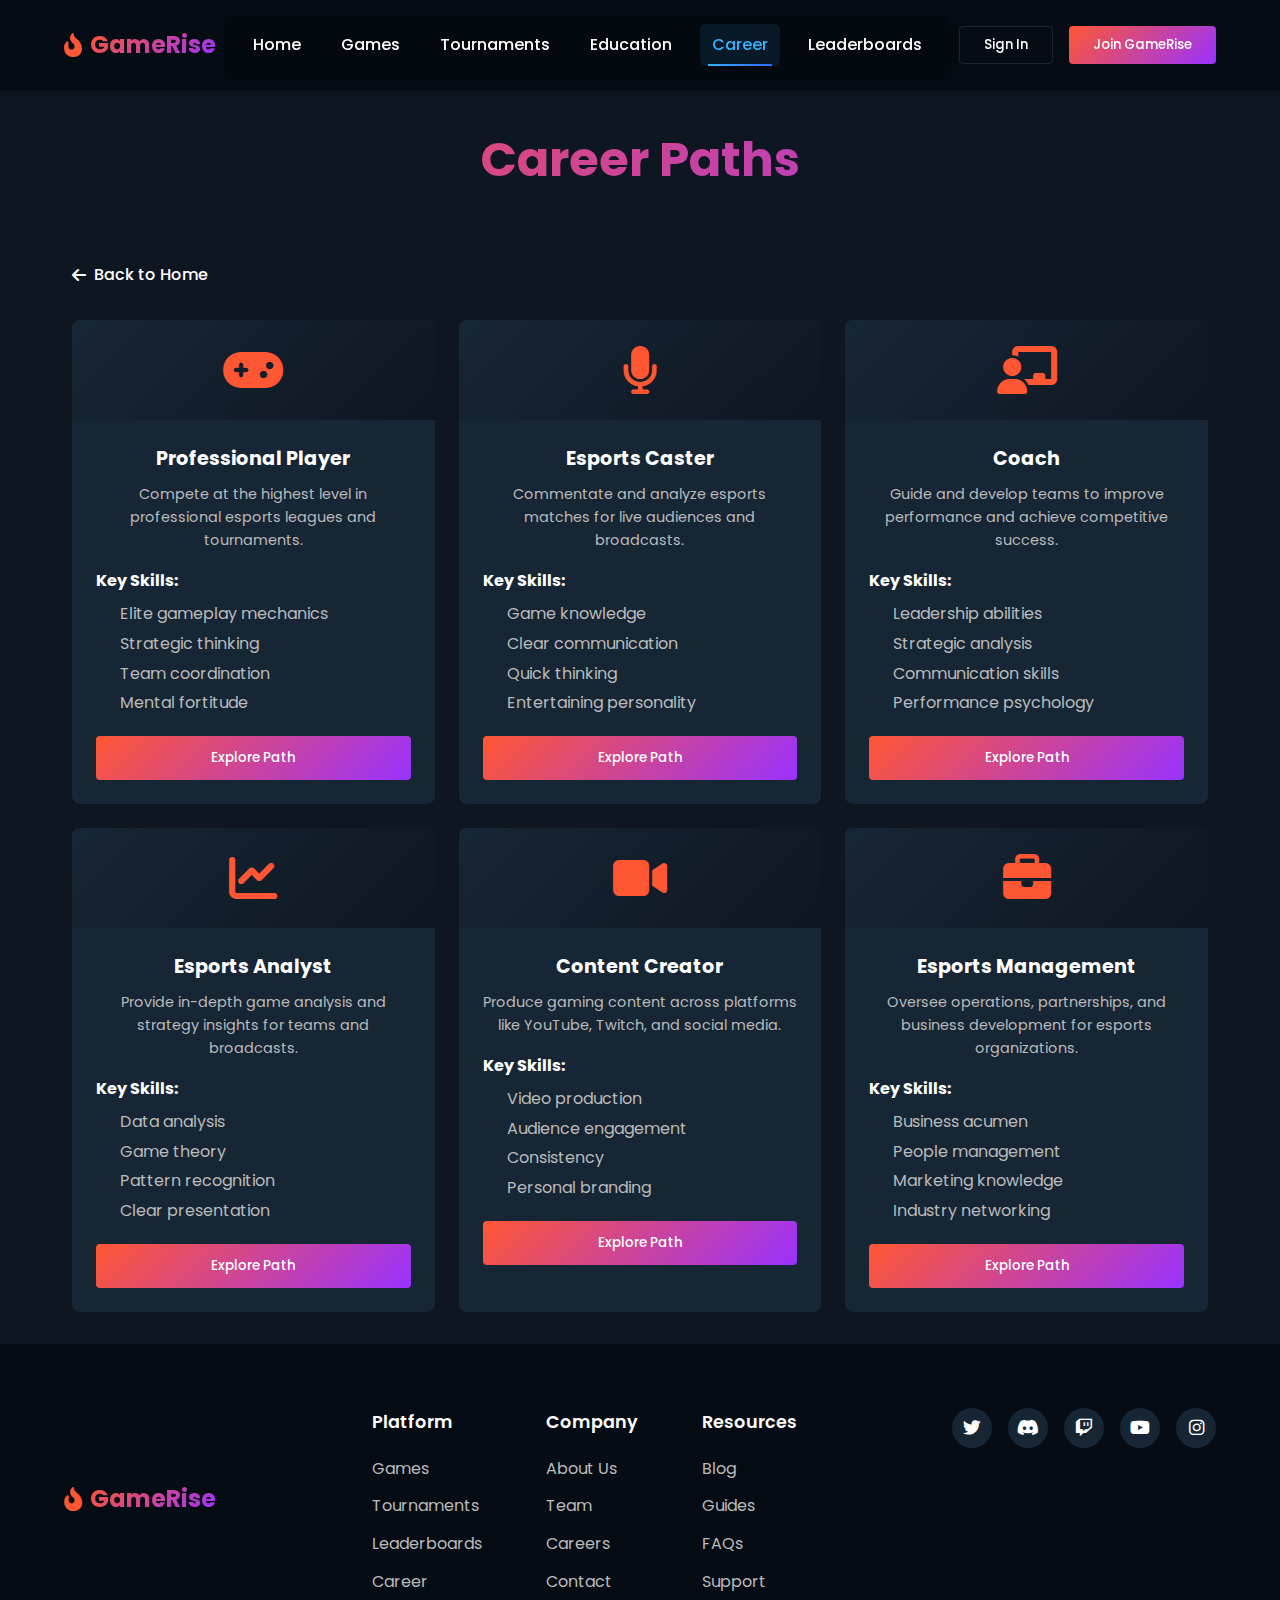
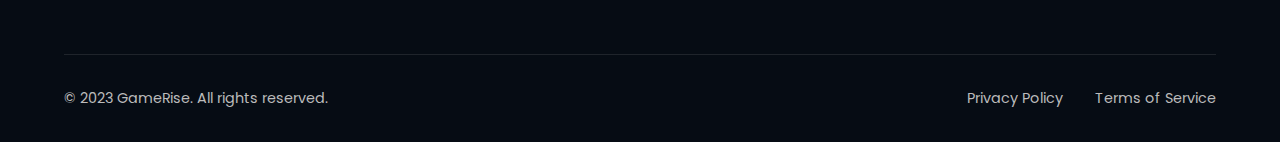
<file: career.html>
<!DOCTYPE html>
<html lang="en">
<head>
    <meta charset="UTF-8">
    <meta name="viewport" content="width=device-width, initial-scale=1.0">
    <title>GameRise: Career Paths</title>
    <link rel="stylesheet" href="styles.css">
    <link rel="stylesheet" href="https://cdnjs.cloudflare.com/ajax/libs/font-awesome/6.4.0/css/all.min.css">
    <link href="https://fonts.googleapis.com/css2?family=Poppins:wght@300;400;500;600;700&display=swap" rel="stylesheet">
    <style>
        .feature-header {
            text-align: center;
            margin: 2rem 0;
            animation: fadeInDown 1s ease;
        }
        
        .feature-header h1 {
            font-size: 3rem;
            background: var(--gradient-primary);
            -webkit-background-clip: text;
            background-clip: text;
            color: transparent;
        }
        
        .feature-content {
            max-width: 1200px;
            margin: 0 auto;
            padding: 2rem;
            animation: fadeIn 1.2s ease;
        }
        
        .back-button {
            display: inline-flex;
            align-items: center;
            margin-bottom: 2rem;
            color: var(--text-color);
            font-weight: 500;
            transition: var(--transition);
        }
        
        .back-button:hover {
            color: var(--primary-color);
        }
        
        .back-button i {
            margin-right: 0.5rem;
        }
        
        .career-grid {
            display: grid;
            grid-template-columns: repeat(auto-fill, minmax(350px, 1fr));
            gap: 1.5rem;
        }
        
        .career-card {
            background-color: var(--light-bg);
            border-radius: 8px;
            overflow: hidden;
            transition: var(--transition);
            height: 100%;
        }
        
        .career-card:hover {
            transform: translateY(-5px);
            box-shadow: 0 10px 20px rgba(0, 0, 0, 0.3);
        }
        
        .career-icon {
            height: 100px;
            display: flex;
            justify-content: center;
            align-items: center;
            background: var(--gradient-dark);
            font-size: 3rem;
            color: var(--primary-color);
        }
        
        .career-info {
            padding: 1.5rem;
        }
        
        .career-info h3 {
            font-size: 1.2rem;
            margin-bottom: 0.5rem;
            text-align: center;
        }
        
        .career-description {
            color: var(--text-muted);
            font-size: 0.9rem;
            margin-bottom: 1rem;
            text-align: center;
        }
        
        .career-details {
            margin-bottom: 1.25rem;
        }
        
        .career-details h4 {
            color: var(--text-color);
            font-size: 1rem;
            margin-bottom: 0.5rem;
        }
        
        .career-details ul {
            padding-left: 1.5rem;
            color: var(--text-muted);
        }
        
        .career-details ul li {
            margin-bottom: 0.25rem;
        }
        
        .explore-btn {
            width: 100%;
            background: var(--gradient-primary);
            color: var(--text-color);
            padding: 0.75rem;
            border-radius: 4px;
            font-weight: 500;
        }
        
        .explore-btn:hover {
            opacity: 0.9;
        }
        
        @keyframes fadeInDown {
            from {
                opacity: 0;
                transform: translateY(-30px);
            }
            to {
                opacity: 1;
                transform: translateY(0);
            }
        }
    </style>
</head>
<body>
    <!-- Header/Navigation -->
    <header>
        <div class="logo">
            <i class="fa-solid fa-fire-flame-curved"></i>
            <h1>GameRise</h1>
        </div>
        <nav>
            <ul>
                <li><a href="index.html">Home</a></li>
                <li><a href="games.html">Games</a></li>
                <li><a href="tournaments.html">Tournaments</a></li>
                <li><a href="education.html">Education</a></li>
                <li><a href="career.html" class="active">Career</a></li>
                <li><a href="leaderboards.html">Leaderboards</a></li>
            </ul>
        </nav>
        <div class="auth-buttons">
            <button class="sign-in">Sign In</button>
            <button class="join">Join GameRise</button>
        </div>
        <div class="menu-toggle">
            <i class="fas fa-bars"></i>
        </div>
    </header>

    <div class="feature-header">
        <h1>Career Paths</h1>
    </div>

    <div class="feature-content">
        <a href="index.html" class="back-button"><i class="fas fa-arrow-left"></i> Back to Home</a>
        
        <div class="career-grid">
            <div class="career-card">
                <div class="career-icon">
                    <i class="fas fa-gamepad"></i>
                </div>
                <div class="career-info">
                    <h3>Professional Player</h3>
                    <p class="career-description">Compete at the highest level in professional esports leagues and tournaments.</p>
                    <div class="career-details">
                        <h4>Key Skills:</h4>
                        <ul>
                            <li>Elite gameplay mechanics</li>
                            <li>Strategic thinking</li>
                            <li>Team coordination</li>
                            <li>Mental fortitude</li>
                        </ul>
                    </div>
                    <button class="explore-btn">Explore Path</button>
                </div>
            </div>
            <div class="career-card">
                <div class="career-icon">
                    <i class="fas fa-microphone"></i>
                </div>
                <div class="career-info">
                    <h3>Esports Caster</h3>
                    <p class="career-description">Commentate and analyze esports matches for live audiences and broadcasts.</p>
                    <div class="career-details">
                        <h4>Key Skills:</h4>
                        <ul>
                            <li>Game knowledge</li>
                            <li>Clear communication</li>
                            <li>Quick thinking</li>
                            <li>Entertaining personality</li>
                        </ul>
                    </div>
                    <button class="explore-btn">Explore Path</button>
                </div>
            </div>
            <div class="career-card">
                <div class="career-icon">
                    <i class="fas fa-chalkboard-teacher"></i>
                </div>
                <div class="career-info">
                    <h3>Coach</h3>
                    <p class="career-description">Guide and develop teams to improve performance and achieve competitive success.</p>
                    <div class="career-details">
                        <h4>Key Skills:</h4>
                        <ul>
                            <li>Leadership abilities</li>
                            <li>Strategic analysis</li>
                            <li>Communication skills</li>
                            <li>Performance psychology</li>
                        </ul>
                    </div>
                    <button class="explore-btn">Explore Path</button>
                </div>
            </div>
            <div class="career-card">
                <div class="career-icon">
                    <i class="fas fa-chart-line"></i>
                </div>
                <div class="career-info">
                    <h3>Esports Analyst</h3>
                    <p class="career-description">Provide in-depth game analysis and strategy insights for teams and broadcasts.</p>
                    <div class="career-details">
                        <h4>Key Skills:</h4>
                        <ul>
                            <li>Data analysis</li>
                            <li>Game theory</li>
                            <li>Pattern recognition</li>
                            <li>Clear presentation</li>
                        </ul>
                    </div>
                    <button class="explore-btn">Explore Path</button>
                </div>
            </div>
            <div class="career-card">
                <div class="career-icon">
                    <i class="fas fa-video"></i>
                </div>
                <div class="career-info">
                    <h3>Content Creator</h3>
                    <p class="career-description">Produce gaming content across platforms like YouTube, Twitch, and social media.</p>
                    <div class="career-details">
                        <h4>Key Skills:</h4>
                        <ul>
                            <li>Video production</li>
                            <li>Audience engagement</li>
                            <li>Consistency</li>
                            <li>Personal branding</li>
                        </ul>
                    </div>
                    <button class="explore-btn">Explore Path</button>
                </div>
            </div>
            <div class="career-card">
                <div class="career-icon">
                    <i class="fas fa-briefcase"></i>
                </div>
                <div class="career-info">
                    <h3>Esports Management</h3>
                    <p class="career-description">Oversee operations, partnerships, and business development for esports organizations.</p>
                    <div class="career-details">
                        <h4>Key Skills:</h4>
                        <ul>
                            <li>Business acumen</li>
                            <li>People management</li>
                            <li>Marketing knowledge</li>
                            <li>Industry networking</li>
                        </ul>
                    </div>
                    <button class="explore-btn">Explore Path</button>
                </div>
            </div>
        </div>
    </div>

    <!-- Footer -->
    <footer>
        <div class="footer-content">
            <div class="footer-logo">
                <i class="fa-solid fa-fire-flame-curved"></i>
                <h2>GameRise</h2>
            </div>
            <div class="footer-links">
                <div class="link-group">
                    <h3>Platform</h3>
                    <ul>
                        <li><a href="games.html">Games</a></li>
                        <li><a href="tournaments.html">Tournaments</a></li>
                        <li><a href="leaderboards.html">Leaderboards</a></li>
                        <li><a href="career.html">Career</a></li>
                    </ul>
                </div>
                <div class="link-group">
                    <h3>Company</h3>
                    <ul>
                        <li><a href="#about">About Us</a></li>
                        <li><a href="#team">Team</a></li>
                        <li><a href="#careers">Careers</a></li>
                        <li><a href="#contact">Contact</a></li>
                    </ul>
                </div>
                <div class="link-group">
                    <h3>Resources</h3>
                    <ul>
                        <li><a href="#blog">Blog</a></li>
                        <li><a href="#guides">Guides</a></li>
                        <li><a href="#faqs">FAQs</a></li>
                        <li><a href="#support">Support</a></li>
                    </ul>
                </div>
            </div>
            <div class="footer-social">
                <a href="#"><i class="fab fa-twitter"></i></a>
                <a href="#"><i class="fab fa-discord"></i></a>
                <a href="#"><i class="fab fa-twitch"></i></a>
                <a href="#"><i class="fab fa-youtube"></i></a>
                <a href="#"><i class="fab fa-instagram"></i></a>
            </div>
        </div>
        <div class="footer-bottom">
            <p>© 2023 GameRise. All rights reserved.</p>
            <div class="footer-legal">
                <a href="#privacy">Privacy Policy</a>
                <a href="#terms">Terms of Service</a>
            </div>
        </div>
    </footer>

    <script src="script.js"></script>
</body>
</html>
</file>
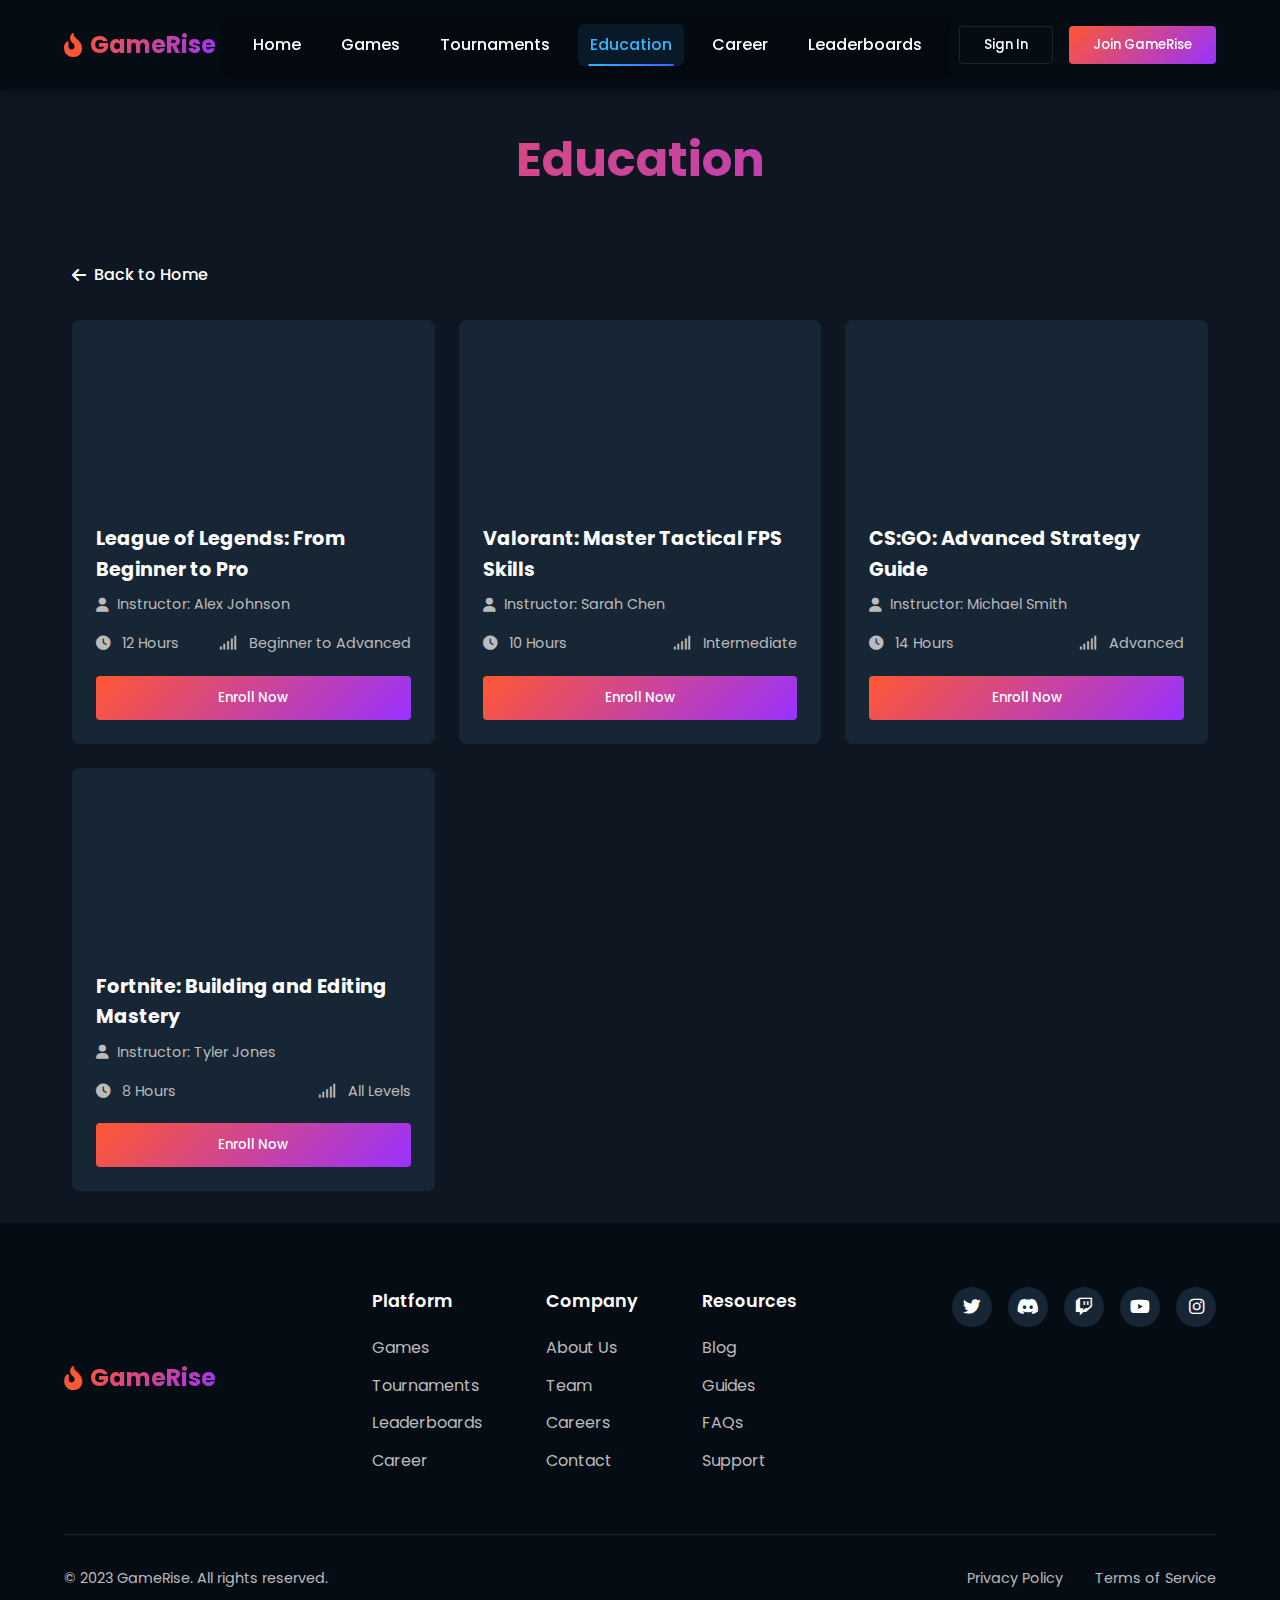
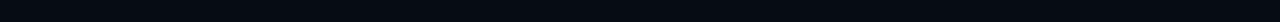
<file: education.html>
<!DOCTYPE html>
<html lang="en">
<head>
    <meta charset="UTF-8">
    <meta name="viewport" content="width=device-width, initial-scale=1.0">
    <title>GameRise: Education</title>
    <link rel="stylesheet" href="styles.css">
    <link rel="stylesheet" href="https://cdnjs.cloudflare.com/ajax/libs/font-awesome/6.4.0/css/all.min.css">
    <link href="https://fonts.googleapis.com/css2?family=Poppins:wght@300;400;500;600;700&display=swap" rel="stylesheet">
    <style>
        .feature-header {
            text-align: center;
            margin: 2rem 0;
            animation: fadeInDown 1s ease;
        }

        .feature-header h1 {
            font-size: 3rem;
            background: var(--gradient-primary);
            -webkit-background-clip: text;
            background-clip: text;
            color: transparent;
        }

        .feature-content {
            max-width: 1200px;
            margin: 0 auto;
            padding: 2rem;
            animation: fadeIn 1.2s ease;
        }

        .back-button {
            display: inline-flex;
            align-items: center;
            margin-bottom: 2rem;
            color: var(--text-color);
            font-weight: 500;
            transition: var(--transition);
        }

        .back-button:hover {
            color: var(--primary-color);
        }

        .back-button i {
            margin-right: 0.5rem;
        }

        .course-grid {
            display: grid;
            grid-template-columns: repeat(auto-fill, minmax(350px, 1fr));
            gap: 1.5rem;
        }

        .course-card {
            background-color: var(--light-bg);
            border-radius: 8px;
            overflow: hidden;
            transition: var(--transition);
        }

        .course-card:hover {
            transform: translateY(-5px);
            box-shadow: 0 10px 20px rgba(0, 0, 0, 0.3);
        }

        .course-image {
            height: 180px;
            background-size: cover;
            background-position: center;
            position: relative;
        }

        .course-info {
            padding: 1.5rem;
        }

        .course-info h3 {
            font-size: 1.2rem;
            margin-bottom: 0.5rem;
        }

        .instructor {
            color: var(--text-muted);
            font-size: 0.9rem;
            margin-bottom: 1rem;
            display: flex;
            align-items: center;
        }

        .instructor i {
            margin-right: 0.5rem;
        }

        .course-details {
            display: flex;
            justify-content: space-between;
            margin-bottom: 1.25rem;
            color: var(--text-muted);
            font-size: 0.9rem;
        }

        .course-details i {
            margin-right: 0.5rem;
        }

        .enroll-btn {
            width: 100%;
            background: var(--gradient-primary);
            color: var(--text-color);
            padding: 0.75rem;
            border-radius: 4px;
            font-weight: 500;
        }

        .enroll-btn:hover {
            opacity: 0.9;
        }

        @keyframes fadeInDown {
            from {
                opacity: 0;
                transform: translateY(-30px);
            }
            to {
                opacity: 1;
                transform: translateY(0);
            }
        }
    </style>
</head>
<body>
    <!-- Header/Navigation -->
    <header>
        <div class="logo">
            <i class="fa-solid fa-fire-flame-curved"></i>
            <h1>GameRise</h1>
        </div>
        <nav>
            <ul>
                <li><a href="index.html">Home</a></li>
                <li><a href="games.html">Games</a></li>
                <li><a href="tournaments.html">Tournaments</a></li>
                <li><a href="education.html" class="active">Education</a></li>
                <li><a href="career.html">Career</a></li>
                <li><a href="leaderboards.html">Leaderboards</a></li>
            </ul>
        </nav>
        <div class="auth-buttons">
            <button class="sign-in">Sign In</button>
            <button class="join">Join GameRise</button>
        </div>
        <div class="menu-toggle">
            <i class="fas fa-bars"></i>
        </div>
    </header>

    <div class="feature-header">
        <h1>Education</h1>
    </div>

    <div class="feature-content">
        <a href="index.html" class="back-button"><i class="fas fa-arrow-left"></i> Back to Home</a>

        <div class="course-grid">
            <div class="course-card">
                <div class="course-image" style="background-image: url('https://images.unsplash.com/photo-1542751371-adc38448a05e?ixlib=rb-4.0.3&ixid=M3wxMjA3fDB8MHxwaG90by1wYWdlfHx8fGVufDB8fHx8fA%3D%3D&auto=format&fit=crop&w=1470&q=80');">
                </div>
                <div class="course-info">
                    <h3>League of Legends: From Beginner to Pro</h3>
                    <p class="instructor"><i class="fas fa-user"></i> Instructor: Alex Johnson</p>
                    <div class="course-details">
                        <span><i class="fas fa-clock"></i> 12 Hours</span>
                        <span><i class="fas fa-signal"></i> Beginner to Advanced</span>
                    </div>
                    <button class="enroll-btn">Enroll Now</button>
                </div>
            </div>
            <div class="course-card">
                <div class="course-image" style="background-image: url('https://images.unsplash.com/photo-1518124880777-cf8c82231ffb?ixlib=rb-4.0.3&ixid=M3wxMjA3fDB8MHxwaG90by1wYWdlfHx8fGVufDB8fHx8fA%3D%3D&auto=format&fit=crop&w=1528&q=80');">
                </div>
                <div class="course-info">
                    <h3>Valorant: Master Tactical FPS Skills</h3>
                    <p class="instructor"><i class="fas fa-user"></i> Instructor: Sarah Chen</p>
                    <div class="course-details">
                        <span><i class="fas fa-clock"></i> 10 Hours</span>
                        <span><i class="fas fa-signal"></i> Intermediate</span>
                    </div>
                    <button class="enroll-btn">Enroll Now</button>
                </div>
            </div>
            <div class="course-card">
                <div class="course-image" style="background-image: url('https://images.unsplash.com/photo-1550745165-9bc0b252726f?ixlib=rb-4.0.3&ixid=M3wxMjA3fDB8MHxwaG90by1wYWdlfHx8fGVufDB8fHx8fA%3D%3D&auto=format&fit=crop&w=1470&q=80');">
                </div>
                <div class="course-info">
                    <h3>CS:GO: Advanced Strategy Guide</h3>
                    <p class="instructor"><i class="fas fa-user"></i> Instructor: Michael Smith</p>
                    <div class="course-details">
                        <span><i class="fas fa-clock"></i> 14 Hours</span>
                        <span><i class="fas fa-signal"></i> Advanced</span>
                    </div>
                    <button class="enroll-btn">Enroll Now</button>
                </div>
            </div>
            <div class="course-card">
                <div class="course-image" style="background-image: url('https://images.unsplash.com/photo-1511512578047-dfb367046420?ixlib=rb-4.0.3&ixid=M3wxMjA3fDB8MHxwaG90by1wYWdlfHx8fGVufDB8fHx8fA%3D%3D&auto=format&fit=crop&w=1471&q=80');">
                </div>
                <div class="course-info">
                    <h3>Fortnite: Building and Editing Mastery</h3>
                    <p class="instructor"><i class="fas fa-user"></i> Instructor: Tyler Jones</p>
                    <div class="course-details">
                        <span><i class="fas fa-clock"></i> 8 Hours</span>
                        <span><i class="fas fa-signal"></i> All Levels</span>
                    </div>
                    <button class="enroll-btn">Enroll Now</button>
                </div>
            </div>
        </div>
    </div>

    <!-- Footer -->
    <footer>
        <div class="footer-content">
            <div class="footer-logo">
                <i class="fa-solid fa-fire-flame-curved"></i>
                <h2>GameRise</h2>
            </div>
            <div class="footer-links">
                <div class="link-group">
                    <h3>Platform</h3>
                    <ul>
                        <li><a href="games.html">Games</a></li>
                        <li><a href="tournaments.html">Tournaments</a></li>
                        <li><a href="leaderboards.html">Leaderboards</a></li>
                        <li><a href="career.html">Career</a></li>
                    </ul>
                </div>
                <div class="link-group">
                    <h3>Company</h3>
                    <ul>
                        <li><a href="#about">About Us</a></li>
                        <li><a href="#team">Team</a></li>
                        <li><a href="#careers">Careers</a></li>
                        <li><a href="#contact">Contact</a></li>
                    </ul>
                </div>
                <div class="link-group">
                    <h3>Resources</h3>
                    <ul>
                        <li><a href="#blog">Blog</a></li>
                        <li><a href="#guides">Guides</a></li>
                        <li><a href="#faqs">FAQs</a></li>
                        <li><a href="#support">Support</a></li>
                    </ul>
                </div>
            </div>
            <div class="footer-social">
                <a href="#"><i class="fab fa-twitter"></i></a>
                <a href="#"><i class="fab fa-discord"></i></a>
                <a href="#"><i class="fab fa-twitch"></i></a>
                <a href="#"><i class="fab fa-youtube"></i></a>
                <a href="#"><i class="fab fa-instagram"></i></a>
            </div>
        </div>
        <div class="footer-bottom">
            <p>© 2023 GameRise. All rights reserved.</p>
            <div class="footer-legal">
                <a href="#privacy">Privacy Policy</a>
                <a href="#terms">Terms of Service</a>
            </div>
        </div>
    </footer>

    <script src="script.js"></script>
</body>
</html>
</file>
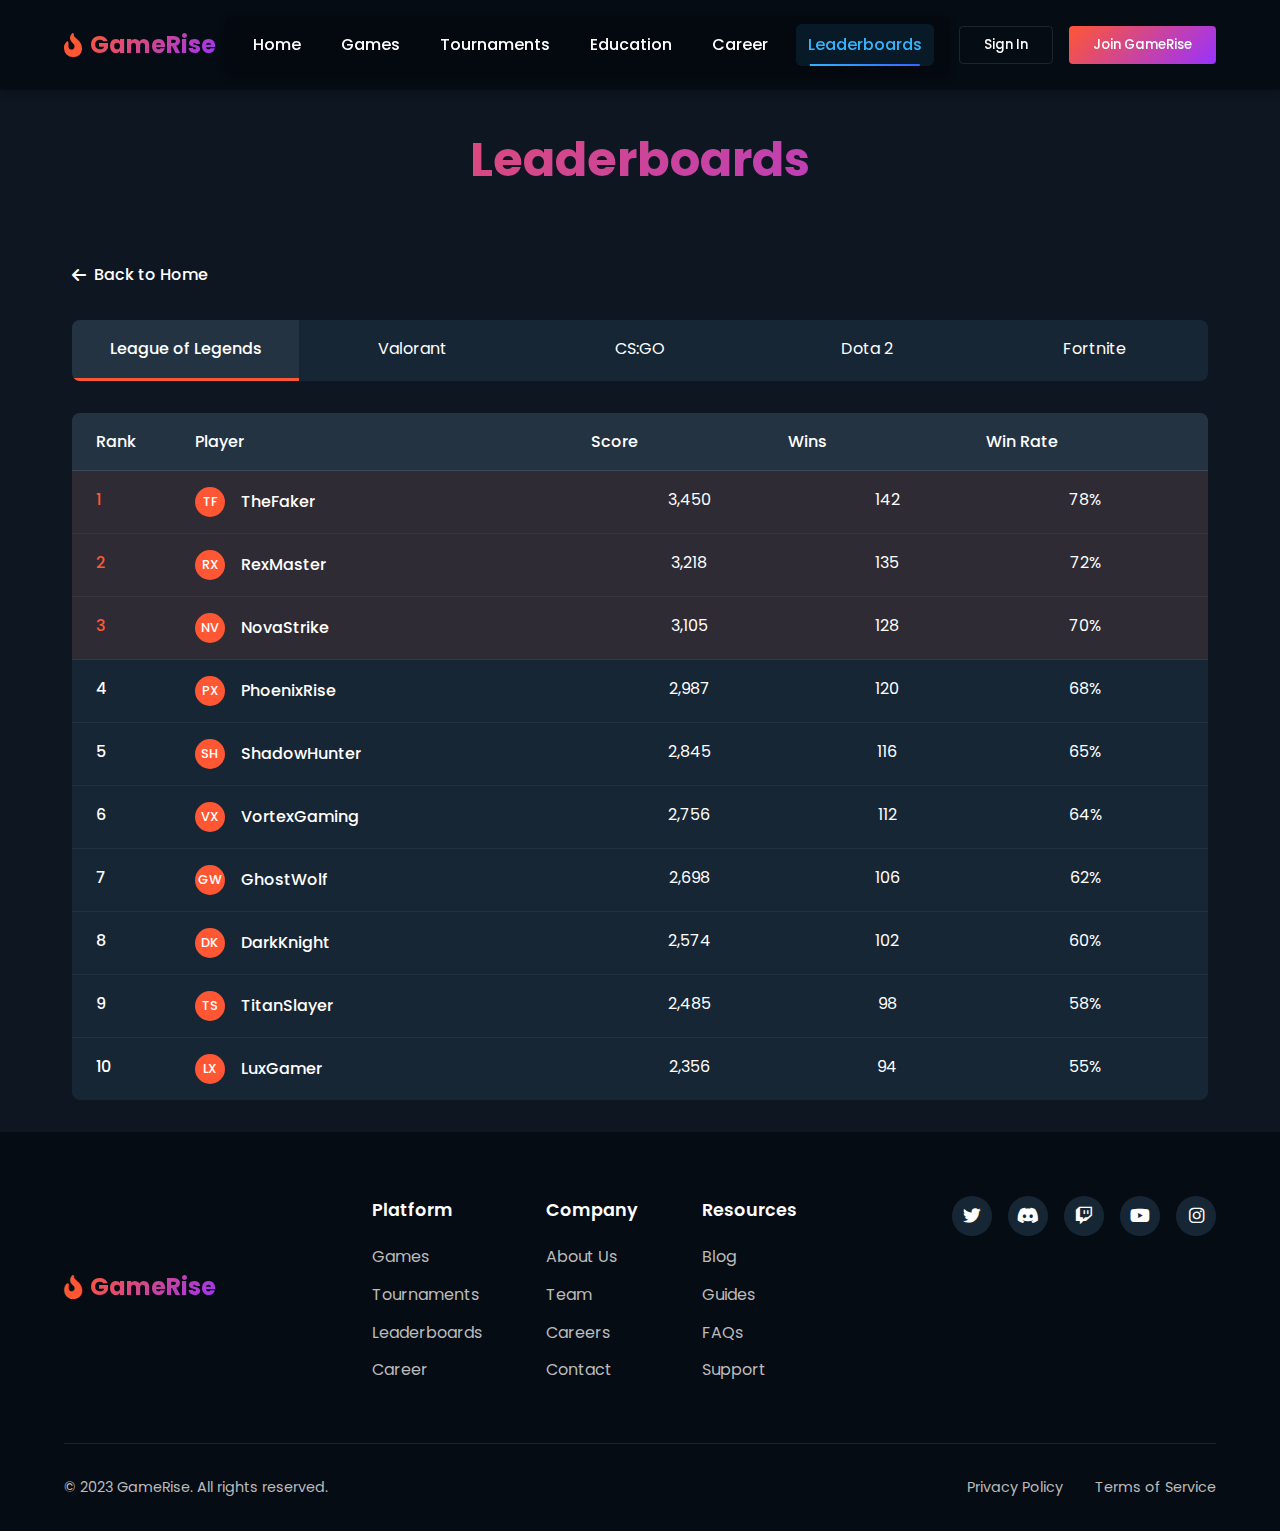
<file: leaderboards.html>
<!DOCTYPE html>
<html lang="en">
<head>
    <meta charset="UTF-8">
    <meta name="viewport" content="width=device-width, initial-scale=1.0">
    <title>GameRise: Leaderboards</title>
    <link rel="stylesheet" href="styles.css">
    <link rel="stylesheet" href="https://cdnjs.cloudflare.com/ajax/libs/font-awesome/6.4.0/css/all.min.css">
    <link href="https://fonts.googleapis.com/css2?family=Poppins:wght@300;400;500;600;700&display=swap" rel="stylesheet">
    <style>
        .feature-header {
            text-align: center;
            margin: 2rem 0;
            animation: fadeInDown 1s ease;
        }
        
        .feature-header h1 {
            font-size: 3rem;
            background: var(--gradient-primary);
            -webkit-background-clip: text;
            background-clip: text;
            color: transparent;
        }
        
        .feature-content {
            max-width: 1200px;
            margin: 0 auto;
            padding: 2rem;
            animation: fadeIn 1.2s ease;
        }
        
        .back-button {
            display: inline-flex;
            align-items: center;
            margin-bottom: 2rem;
            color: var(--text-color);
            font-weight: 500;
            transition: var(--transition);
        }
        
        .back-button:hover {
            color: var(--primary-color);
        }
        
        .back-button i {
            margin-right: 0.5rem;
        }
        
        .leaderboard-tabs {
            display: flex;
            background-color: var(--light-bg);
            border-radius: 8px;
            margin-bottom: 2rem;
            overflow: hidden;
        }
        
        .tab {
            padding: 1rem 2rem;
            flex: 1;
            text-align: center;
            cursor: pointer;
            transition: var(--transition);
            border-bottom: 3px solid transparent;
        }
        
        .tab.active {
            background-color: var(--lighter-bg);
            border-bottom: 3px solid var(--primary-color);
            font-weight: 500;
        }
        
        .tab:hover:not(.active) {
            background-color: rgba(255, 255, 255, 0.05);
        }
        
        .leaderboard {
            background-color: var(--light-bg);
            border-radius: 8px;
            overflow: hidden;
        }
        
        .leaderboard-header {
            display: grid;
            grid-template-columns: 0.5fr 2fr 1fr 1fr 1fr;
            padding: 1rem 1.5rem;
            font-weight: 500;
            border-bottom: 1px solid rgba(255, 255, 255, 0.1);
            background-color: var(--lighter-bg);
        }
        
        .leaderboard-row {
            display: grid;
            grid-template-columns: 0.5fr 2fr 1fr 1fr 1fr;
            padding: 1rem 1.5rem;
            border-bottom: 1px solid rgba(255, 255, 255, 0.05);
            transition: var(--transition);
        }
        
        .leaderboard-row:hover {
            background-color: rgba(255, 255, 255, 0.05);
        }
        
        .leaderboard-row:last-child {
            border-bottom: none;
        }
        
        .rank {
            font-weight: 500;
        }
        
        .player {
            display: flex;
            align-items: center;
        }
        
        .player-avatar {
            width: 30px;
            height: 30px;
            border-radius: 50%;
            margin-right: 1rem;
            background-color: var(--primary-color);
            display: flex;
            justify-content: center;
            align-items: center;
            font-weight: 500;
            font-size: 0.8rem;
        }
        
        .player-name {
            font-weight: 500;
        }
        
        .score, .wins, .win-rate {
            text-align: center;
        }
        
        .top-player {
            background-color: rgba(255, 87, 51, 0.1);
        }
        
        .top-player .rank {
            color: var(--primary-color);
        }
        
        @keyframes fadeInDown {
            from {
                opacity: 0;
                transform: translateY(-30px);
            }
            to {
                opacity: 1;
                transform: translateY(0);
            }
        }
    </style>
</head>
<body>
    <!-- Header/Navigation -->
    <header>
        <div class="logo">
            <i class="fa-solid fa-fire-flame-curved"></i>
            <h1>GameRise</h1>
        </div>
        <nav>
            <ul>
                <li><a href="index.html">Home</a></li>
                <li><a href="games.html">Games</a></li>
                <li><a href="tournaments.html">Tournaments</a></li>
                <li><a href="education.html">Education</a></li>
                <li><a href="career.html">Career</a></li>
                <li><a href="leaderboards.html" class="active">Leaderboards</a></li>
            </ul>
        </nav>
        <div class="auth-buttons">
            <button class="sign-in">Sign In</button>
            <button class="join">Join GameRise</button>
        </div>
        <div class="menu-toggle">
            <i class="fas fa-bars"></i>
        </div>
    </header>

    <div class="feature-header">
        <h1>Leaderboards</h1>
    </div>

    <div class="feature-content">
        <a href="index.html" class="back-button"><i class="fas fa-arrow-left"></i> Back to Home</a>
        
        <div class="leaderboard-tabs">
            <div class="tab active">League of Legends</div>
            <div class="tab">Valorant</div>
            <div class="tab">CS:GO</div>
            <div class="tab">Dota 2</div>
            <div class="tab">Fortnite</div>
        </div>
        
        <div class="leaderboard">
            <div class="leaderboard-header">
                <div>Rank</div>
                <div>Player</div>
                <div>Score</div>
                <div>Wins</div>
                <div>Win Rate</div>
            </div>
            <div class="leaderboard-row top-player">
                <div class="rank">1</div>
                <div class="player">
                    <div class="player-avatar">TF</div>
                    <div class="player-name">TheFaker</div>
                </div>
                <div class="score">3,450</div>
                <div class="wins">142</div>
                <div class="win-rate">78%</div>
            </div>
            <div class="leaderboard-row top-player">
                <div class="rank">2</div>
                <div class="player">
                    <div class="player-avatar">RX</div>
                    <div class="player-name">RexMaster</div>
                </div>
                <div class="score">3,218</div>
                <div class="wins">135</div>
                <div class="win-rate">72%</div>
            </div>
            <div class="leaderboard-row top-player">
                <div class="rank">3</div>
                <div class="player">
                    <div class="player-avatar">NV</div>
                    <div class="player-name">NovaStrike</div>
                </div>
                <div class="score">3,105</div>
                <div class="wins">128</div>
                <div class="win-rate">70%</div>
            </div>
            <div class="leaderboard-row">
                <div class="rank">4</div>
                <div class="player">
                    <div class="player-avatar">PX</div>
                    <div class="player-name">PhoenixRise</div>
                </div>
                <div class="score">2,987</div>
                <div class="wins">120</div>
                <div class="win-rate">68%</div>
            </div>
            <div class="leaderboard-row">
                <div class="rank">5</div>
                <div class="player">
                    <div class="player-avatar">SH</div>
                    <div class="player-name">ShadowHunter</div>
                </div>
                <div class="score">2,845</div>
                <div class="wins">116</div>
                <div class="win-rate">65%</div>
            </div>
            <div class="leaderboard-row">
                <div class="rank">6</div>
                <div class="player">
                    <div class="player-avatar">VX</div>
                    <div class="player-name">VortexGaming</div>
                </div>
                <div class="score">2,756</div>
                <div class="wins">112</div>
                <div class="win-rate">64%</div>
            </div>
            <div class="leaderboard-row">
                <div class="rank">7</div>
                <div class="player">
                    <div class="player-avatar">GW</div>
                    <div class="player-name">GhostWolf</div>
                </div>
                <div class="score">2,698</div>
                <div class="wins">106</div>
                <div class="win-rate">62%</div>
            </div>
            <div class="leaderboard-row">
                <div class="rank">8</div>
                <div class="player">
                    <div class="player-avatar">DK</div>
                    <div class="player-name">DarkKnight</div>
                </div>
                <div class="score">2,574</div>
                <div class="wins">102</div>
                <div class="win-rate">60%</div>
            </div>
            <div class="leaderboard-row">
                <div class="rank">9</div>
                <div class="player">
                    <div class="player-avatar">TS</div>
                    <div class="player-name">TitanSlayer</div>
                </div>
                <div class="score">2,485</div>
                <div class="wins">98</div>
                <div class="win-rate">58%</div>
            </div>
            <div class="leaderboard-row">
                <div class="rank">10</div>
                <div class="player">
                    <div class="player-avatar">LX</div>
                    <div class="player-name">LuxGamer</div>
                </div>
                <div class="score">2,356</div>
                <div class="wins">94</div>
                <div class="win-rate">55%</div>
            </div>
        </div>
    </div>

    <!-- Footer -->
    <footer>
        <div class="footer-content">
            <div class="footer-logo">
                <i class="fa-solid fa-fire-flame-curved"></i>
                <h2>GameRise</h2>
            </div>
            <div class="footer-links">
                <div class="link-group">
                    <h3>Platform</h3>
                    <ul>
                        <li><a href="games.html">Games</a></li>
                        <li><a href="tournaments.html">Tournaments</a></li>
                        <li><a href="leaderboards.html">Leaderboards</a></li>
                        <li><a href="career.html">Career</a></li>
                    </ul>
                </div>
                <div class="link-group">
                    <h3>Company</h3>
                    <ul>
                        <li><a href="#about">About Us</a></li>
                        <li><a href="#team">Team</a></li>
                        <li><a href="#careers">Careers</a></li>
                        <li><a href="#contact">Contact</a></li>
                    </ul>
                </div>
                <div class="link-group">
                    <h3>Resources</h3>
                    <ul>
                        <li><a href="#blog">Blog</a></li>
                        <li><a href="#guides">Guides</a></li>
                        <li><a href="#faqs">FAQs</a></li>
                        <li><a href="#support">Support</a></li>
                    </ul>
                </div>
            </div>
            <div class="footer-social">
                <a href="#"><i class="fab fa-twitter"></i></a>
                <a href="#"><i class="fab fa-discord"></i></a>
                <a href="#"><i class="fab fa-twitch"></i></a>
                <a href="#"><i class="fab fa-youtube"></i></a>
                <a href="#"><i class="fab fa-instagram"></i></a>
            </div>
        </div>
        <div class="footer-bottom">
            <p>© 2023 GameRise. All rights reserved.</p>
            <div class="footer-legal">
                <a href="#privacy">Privacy Policy</a>
                <a href="#terms">Terms of Service</a>
            </div>
        </div>
    </footer>

    <script src="script.js"></script>
    <script>
        // Simple tab switching functionality
        document.querySelectorAll('.tab').forEach(tab => {
            tab.addEventListener('click', function() {
                document.querySelector('.tab.active').classList.remove('active');
                this.classList.add('active');
            });
        });
    </script>
</body>
</html>
</file>
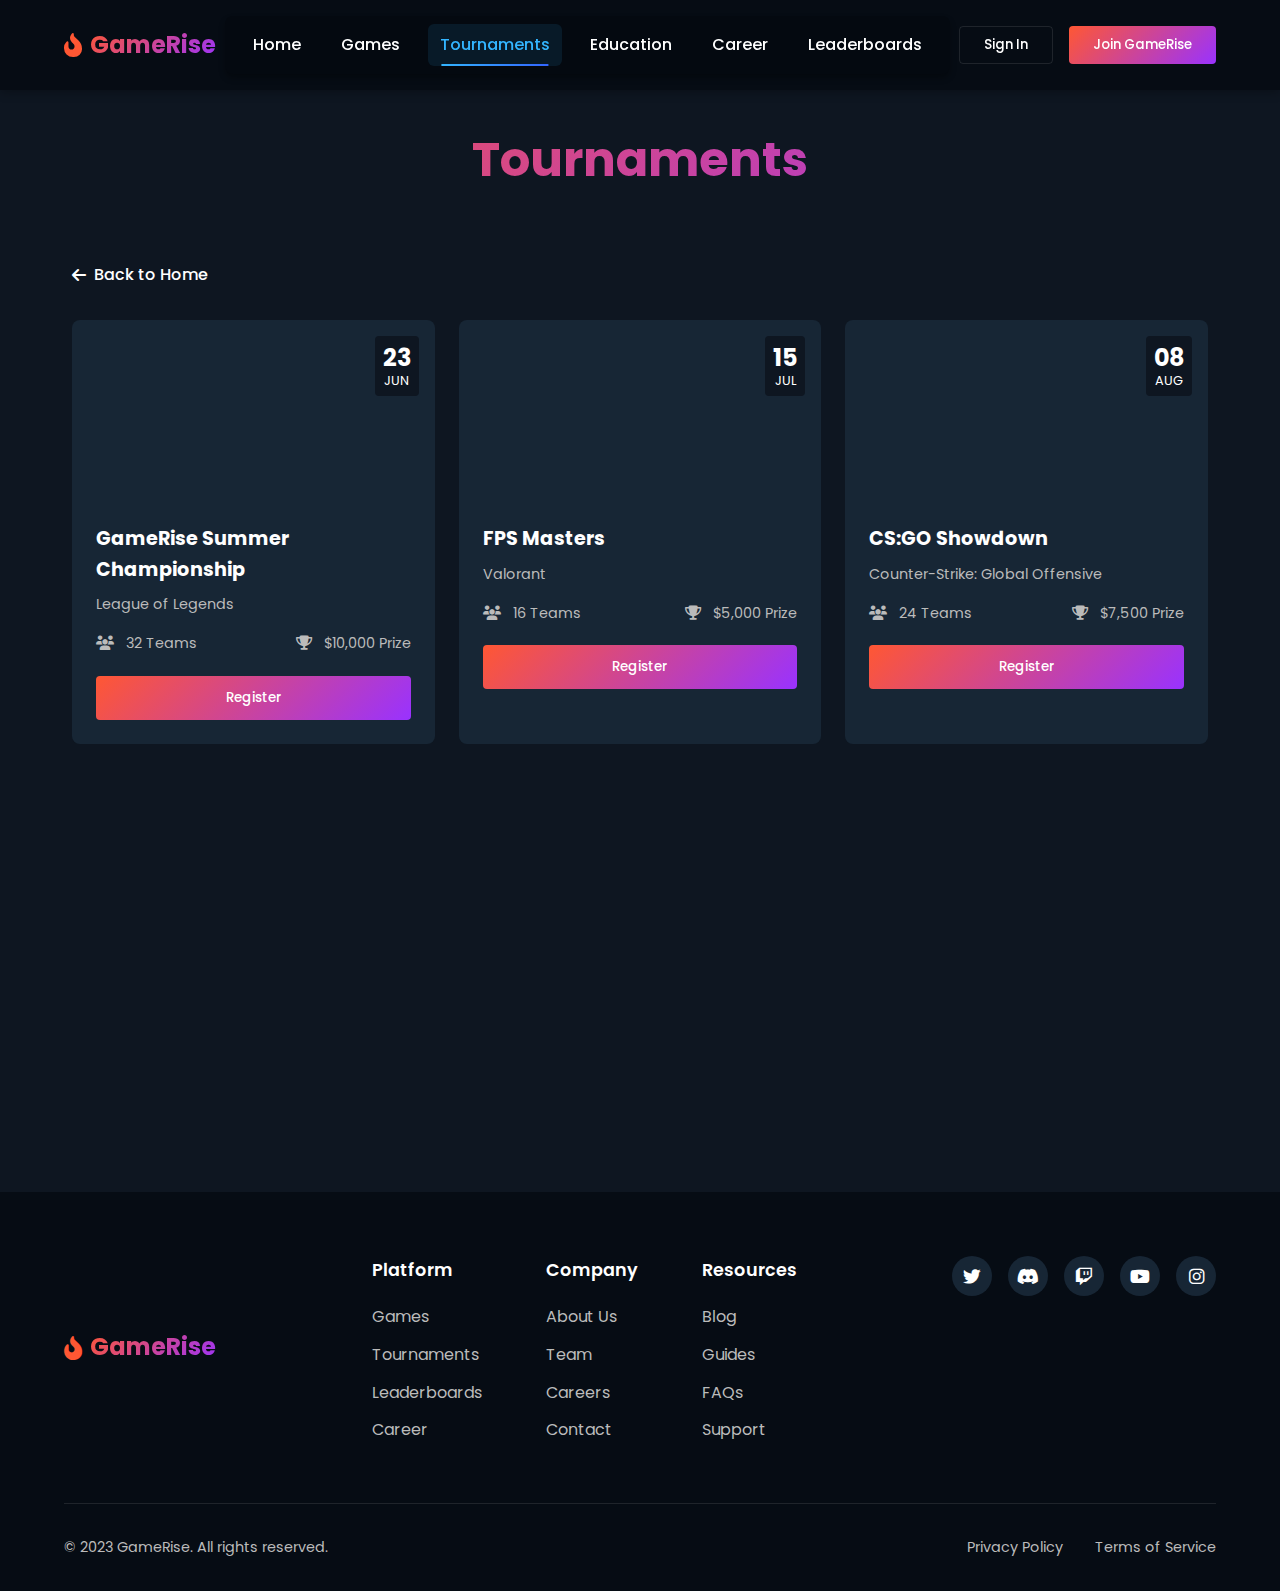
<file: tournaments.html>
<!DOCTYPE html>
<html lang="en">
<head>
    <meta charset="UTF-8">
    <meta name="viewport" content="width=device-width, initial-scale=1.0">
    <title>GameRise: Tournaments</title>
    <link rel="stylesheet" href="styles.css">
    <link rel="stylesheet" href="https://cdnjs.cloudflare.com/ajax/libs/font-awesome/6.4.0/css/all.min.css">
    <link href="https://fonts.googleapis.com/css2?family=Poppins:wght@300;400;500;600;700&display=swap" rel="stylesheet">
    <style>
        .feature-header {
            text-align: center;
            margin: 2rem 0;
            animation: fadeInDown 1s ease;
        }

        .feature-header h1 {
            font-size: 3rem;
            background: var(--gradient-primary);
            -webkit-background-clip: text;
            background-clip: text;
            color: transparent;
        }

        .feature-content {
            max-width: 1200px;
            margin: 0 auto;
            padding: 2rem;
            animation: fadeIn 1.2s ease;
        }

        .back-button {
            display: inline-flex;
            align-items: center;
            margin-bottom: 2rem;
            color: var(--text-color);
            font-weight: 500;
            transition: var(--transition);
        }

        .back-button:hover {
            color: var(--primary-color);
        }

        .back-button i {
            margin-right: 0.5rem;
        }

        @keyframes fadeInDown {
            from {
                opacity: 0;
                transform: translateY(-30px);
            }
            to {
                opacity: 1;
                transform: translateY(0);
            }
        }
    </style>
</head>
<body>
    <!-- Header/Navigation -->
    <header>
        <div class="logo">
            <i class="fa-solid fa-fire-flame-curved"></i>
            <h1>GameRise</h1>
        </div>
        <nav>
            <ul>
                <li><a href="index.html">Home</a></li>
                <li><a href="games.html">Games</a></li>
                <li><a href="tournaments.html" class="active">Tournaments</a></li>
                <li><a href="education.html">Education</a></li>
                <li><a href="career.html">Career</a></li>
                <li><a href="leaderboards.html">Leaderboards</a></li>
            </ul>
        </nav>
        <div class="auth-buttons">
            <button class="sign-in">Sign In</button>
            <button class="join">Join GameRise</button>
        </div>
        <div class="menu-toggle">
            <i class="fas fa-bars"></i>
        </div>
    </header>

    <div class="feature-header">
        <h1>Tournaments</h1>
    </div>

    <div class="feature-content">
        <a href="index.html" class="back-button"><i class="fas fa-arrow-left"></i> Back to Home</a>

        <div class="tournament-grid">
            <div class="tournament-card">
                <div class="tournament-image" style="background-image: url('https://images.unsplash.com/photo-1545809074-59472b3f5ecc?ixlib=rb-4.0.3&ixid=M3wxMjA3fDB8MHxwaG90by1wYWdlfHx8fGVufDB8fHx8fA%3D%3D&auto=format&fit=crop&w=1470&q=80');">
                    <div class="tournament-date">
                        <span class="day">23</span>
                        <span class="month">JUN</span>
                    </div>
                </div>
                <div class="tournament-info">
                    <h3>GameRise Summer Championship</h3>
                    <p class="game">League of Legends</p>
                    <div class="tournament-details">
                        <span><i class="fas fa-users"></i> 32 Teams</span>
                        <span><i class="fas fa-trophy"></i> $10,000 Prize</span>
                    </div>
                    <button class="register-btn">Register</button>
                </div>
            </div>
            <div class="tournament-card">
                <div class="tournament-image" style="background-image: url('https://images.unsplash.com/photo-1593305841991-05c297ba4575?ixlib=rb-4.0.3&ixid=M3wxMjA3fDB8MHxwaG90by1wYWdlfHx8fGVufDB8fHx8fA%3D%3D&auto=format&fit=crop&w=1474&q=80');">
                    <div class="tournament-date">
                        <span class="day">15</span>
                        <span class="month">JUL</span>
                    </div>
                </div>
                <div class="tournament-info">
                    <h3>FPS Masters</h3>
                    <p class="game">Valorant</p>
                    <div class="tournament-details">
                        <span><i class="fas fa-users"></i> 16 Teams</span>
                        <span><i class="fas fa-trophy"></i> $5,000 Prize</span>
                    </div>
                    <button class="register-btn">Register</button>
                </div>
            </div>
            <div class="tournament-card">
                <div class="tournament-image" style="background-image: url('https://images.unsplash.com/photo-1511882150382-421056c89033?ixlib=rb-4.0.3&ixid=M3wxMjA3fDB8MHxwaG90by1wYWdlfHx8fGVufDB8fHx8fA%3D%3D&auto=format&fit=crop&w=1471&q=80');">
                    <div class="tournament-date">
                        <span class="day">08</span>
                        <span class="month">AUG</span>
                    </div>
                </div>
                <div class="tournament-info">
                    <h3>CS:GO Showdown</h3>
                    <p class="game">Counter-Strike: Global Offensive</p>
                    <div class="tournament-details">
                        <span><i class="fas fa-users"></i> 24 Teams</span>
                        <span><i class="fas fa-trophy"></i> $7,500 Prize</span>
                    </div>
                    <button class="register-btn">Register</button>
                </div>
            </div>
            <div class="tournament-card">
                <div class="tournament-image" style="background-image: url('https://images.unsplash.com/photo-1493711662062-fa541adb3fc8?ixlib=rb-4.0.3&ixid=M3wxMjA3fDB8MHxwaG90by1wYWdlfHx8fGVufDB8fHx8fA%3D%3D&auto=format&fit=crop&w=1470&q=80');">
                    <div class="tournament-date">
                        <span class="day">29</span>
                        <span class="month">SEP</span>
                    </div>
                </div>
                <div class="tournament-info">
                    <h3>Battle Royale Cup</h3>
                    <p class="game">Apex Legends</p>
                    <div class="tournament-details">
                        <span><i class="fas fa-users"></i> 20 Teams</span>
                        <span><i class="fas fa-trophy"></i> $6,000 Prize</span>
                    </div>
                    <button class="register-btn">Register</button>
                </div>
            </div>
        </div>
    </div>

    <!-- Footer -->
    <footer>
        <div class="footer-content">
            <div class="footer-logo">
                <i class="fa-solid fa-fire-flame-curved"></i>
                <h2>GameRise</h2>
            </div>
            <div class="footer-links">
                <div class="link-group">
                    <h3>Platform</h3>
                    <ul>
                        <li><a href="games.html">Games</a></li>
                        <li><a href="tournaments.html">Tournaments</a></li>
                        <li><a href="leaderboards.html">Leaderboards</a></li>
                        <li><a href="career.html">Career</a></li>
                    </ul>
                </div>
                <div class="link-group">
                    <h3>Company</h3>
                    <ul>
                        <li><a href="#about">About Us</a></li>
                        <li><a href="#team">Team</a></li>
                        <li><a href="#careers">Careers</a></li>
                        <li><a href="#contact">Contact</a></li>
                    </ul>
                </div>
                <div class="link-group">
                    <h3>Resources</h3>
                    <ul>
                        <li><a href="#blog">Blog</a></li>
                        <li><a href="#guides">Guides</a></li>
                        <li><a href="#faqs">FAQs</a></li>
                        <li><a href="#support">Support</a></li>
                    </ul>
                </div>
            </div>
            <div class="footer-social">
                <a href="#"><i class="fab fa-twitter"></i></a>
                <a href="#"><i class="fab fa-discord"></i></a>
                <a href="#"><i class="fab fa-twitch"></i></a>
                <a href="#"><i class="fab fa-youtube"></i></a>
                <a href="#"><i class="fab fa-instagram"></i></a>
            </div>
        </div>
        <div class="footer-bottom">
            <p>© 2023 GameRise. All rights reserved.</p>
            <div class="footer-legal">
                <a href="#privacy">Privacy Policy</a>
                <a href="#terms">Terms of Service</a>
            </div>
        </div>
    </footer>

    <script src="script.js"></script>
</body>
</html>
</file>
<file: styles.css>
:root {
  --primary-color: #FF5733;
  --secondary-color: #9932FF;
  --accent-color: #33B5FF;
  --dark-bg: #0E1621;
  --darker-bg: #060C14;
  --light-bg: #172635;
  --lighter-bg: #243341;
  --text-color: #FFFFFF;
  --text-muted: #BBBBBB;
  --card-bg: #162232;
  --gradient-primary: linear-gradient(135deg, #FF5733 0%, #9932FF 100%);
  --gradient-secondary: linear-gradient(135deg, #33B5FF 0%, #3365FF 100%);
  --gradient-dark: linear-gradient(135deg, #172635 0%, #0E1621 100%);
  --transition: all 0.3s ease-in-out;
  --shadow-sm: 0 4px 6px rgba(0, 0, 0, 0.3);
  --shadow-md: 0 10px 20px rgba(0, 0, 0, 0.4);
  --shadow-lg: 0 20px 30px rgba(0, 0, 0, 0.5);
}

* {
  margin: 0;
  padding: 0;
  box-sizing: border-box;
}

body {
  font-family: 'Poppins', sans-serif;
  background-color: var(--dark-bg);
  color: var(--text-color);
  line-height: 1.6;
  overflow-x: hidden;
}

a {
  text-decoration: none;
  color: var(--text-color);
  transition: var(--transition);
}

button {
  cursor: pointer;
  border: none;
  outline: none;
  font-family: 'Poppins', sans-serif;
  transition: var(--transition);
}

ul {
  list-style: none;
}

/* Header styles */
header {
  display: flex;
  justify-content: space-between;
  align-items: center;
  padding: 1rem 5%;
  background-color: var(--darker-bg);
  position: sticky;
  top: 0;
  z-index: 100;
  box-shadow: 0 2px 10px rgba(0, 0, 0, 0.3);
}

.logo {
  display: flex;
  align-items: center;
  gap: 0.5rem;
}

.logo i {
  color: var(--primary-color);
  font-size: 1.5rem;
}

.logo h1 {
  font-size: 1.5rem;
  background: var(--gradient-primary);
  -webkit-background-clip: text;
  background-clip: text;
  color: transparent;
  font-weight: 700;
}

nav ul {
  display: flex;
  gap: 1rem;
  background-color: rgba(0, 0, 0, 0.2);
  border-radius: 8px;
  padding: 0.5rem 1rem;
  box-shadow: var(--shadow-sm);
  align-items: center;
}

nav ul li a {
  font-weight: 500;
  position: relative;
  padding: 0.5rem 0.75rem;
  border-radius: 6px;
  transition: all 0.3s cubic-bezier(0.175, 0.885, 0.32, 1.275);
  display: flex;
  align-items: center;
  gap: 0.5rem;
}

nav ul li a:hover {
  color: var(--primary-color);
  background-color: rgba(255, 255, 255, 0.05);
}

nav ul li a::after {
  content: '';
  position: absolute;
  bottom: 0;
  left: 50%;
  width: 0;
  height: 2px;
  background: var(--gradient-primary);
  transition: all 0.3s ease;
  transform: translateX(-50%);
}

nav ul li a:hover::after {
  width: 80%;
}

nav ul li a.active {
  color: var(--accent-color);
  background-color: rgba(51, 181, 255, 0.1);
}

nav ul li a.active::after {
  width: 80%;
  background: var(--gradient-secondary);
}

.auth-buttons {
  display: flex;
  gap: 1rem;
}

.sign-in {
  background-color: transparent;
  color: var(--text-color);
  padding: 0.5rem 1.5rem;
  border-radius: 4px;
  font-weight: 500;
  border: 1px solid rgba(255, 255, 255, 0.1);
}

.sign-in:hover {
  background-color: rgba(255, 255, 255, 0.05);
}

.join {
  background: var(--gradient-primary);
  color: var(--text-color);
  padding: 0.5rem 1.5rem;
  border-radius: 4px;
  font-weight: 500;
}

.join:hover {
  opacity: 0.9;
  transform: translateY(-2px);
}

.menu-toggle {
  display: none;
  font-size: 1.5rem;
  cursor: pointer;
}

/* Hero section */
.hero {
  height: 80vh;
  display: flex;
  align-items: center;
  justify-content: center;
  text-align: center;
  padding: 0 5%;
  background: linear-gradient(rgba(0, 0, 0, 0.7), rgba(0, 0, 0, 0.7)), url('https://images.unsplash.com/photo-1519326844852-704caea5679e?ixlib=rb-4.0.3&ixid=M3wxMjA3fDB8MHxwaG90by1wYWdlfHx8fGVufDB8fHx8fA%3D%3D&auto=format&fit=crop&w=1470&q=80');
  background-size: cover;
  background-position: center;
  position: relative;
}

.hero::after {
  content: '';
  position: absolute;
  bottom: 0;
  left: 0;
  width: 100%;
  height: 150px;
  background: linear-gradient(to top, var(--dark-bg), transparent);
}

.hero-content {
  max-width: 800px;
  z-index: 10;
}

.hero-content h1 {
  font-size: 4rem;
  margin-bottom: 1.5rem;
  background: var(--gradient-primary);
  -webkit-background-clip: text;
  background-clip: text;
  color: transparent;
  font-weight: 700;
  line-height: 1.2;
  animation: fadeIn 1s ease-in-out;
}

.hero-content p {
  font-size: 1.2rem;
  margin-bottom: 2rem;
  color: var(--text-muted);
  animation: fadeIn 1.2s ease-in-out;
}

.cta-buttons {
  display: flex;
  gap: 1rem;
  justify-content: center;
  animation: fadeIn 1.4s ease-in-out;
}

.start-journey {
  background: var(--gradient-primary);
  color: var(--text-color);
  padding: 0.75rem 2rem;
  border-radius: 4px;
  font-weight: 500;
  font-size: 1rem;
}

.start-journey:hover {
  transform: translateY(-2px);
  box-shadow: 0 10px 20px rgba(255, 87, 51, 0.2);
}

.explore-games {
  background-color: transparent;
  color: var(--text-color);
  padding: 0.75rem 2rem;
  border-radius: 4px;
  font-weight: 500;
  font-size: 1rem;
  border: 1px solid rgba(255, 255, 255, 0.1);
}

.explore-games:hover {
  background-color: rgba(255, 255, 255, 0.05);
}

/* Mobile Navigation */
.mobile-nav {
  display: none;
  position: fixed;
  bottom: 0;
  left: 0;
  width: 100%;
  background-color: var(--darker-bg);
  padding: 0.5rem 0;
  z-index: 100;
  box-shadow: 0 -2px 10px rgba(0, 0, 0, 0.3);
}

.nav-icons {
  display: flex;
  justify-content: space-around;
  align-items: center;
}

.nav-icons a {
  display: flex;
  flex-direction: column;
  align-items: center;
  font-size: 0.75rem;
}

.nav-icons a i {
  font-size: 1.25rem;
  margin-bottom: 0.25rem;
  color: var(--text-muted);
}

.nav-icons a:hover i {
  color: var(--primary-color);
}

/* Section styles */
section {
  padding: 4rem 5%;
}

.section-header {
  display: flex;
  justify-content: space-between;
  align-items: center;
  margin-bottom: 2rem;
}

.section-header h2 {
  font-size: 2rem;
  font-weight: 600;
}

.view-all {
  color: var(--text-muted);
  font-weight: 500;
  display: flex;
  align-items: center;
  gap: 0.5rem;
}

.view-all:hover {
  color: var(--primary-color);
}

/* Games Grid */
.games-grid {
  display: grid;
  grid-template-columns: repeat(auto-fill, minmax(300px, 1fr));
  gap: 1.5rem;
}

.game-card {
  border-radius: 8px;
  overflow: hidden;
  transition: var(--transition);
  height: 200px;
}

.game-card:hover {
  transform: translateY(-5px);
}

.game-image {
  width: 100%;
  height: 100%;
  background-size: cover;
  background-position: center;
  position: relative;
}

.overlay {
  position: absolute;
  bottom: 0;
  left: 0;
  right: 0;
  padding: 1rem;
  background: linear-gradient(to top, rgba(0, 0, 0, 0.9), transparent);
}

.overlay h3 {
  font-size: 1.2rem;
  font-weight: 600;
  margin-bottom: 0.25rem;
}

.overlay p {
  color: var(--text-muted);
  font-size: 0.9rem;
}

/* Tournament Grid */
.tournament-grid {
  display: grid;
  grid-template-columns: repeat(auto-fill, minmax(350px, 1fr));
  gap: 1.5rem;
}

.tournament-card {
  background-color: var(--light-bg);
  border-radius: 8px;
  overflow: hidden;
  transition: var(--transition);
}

.tournament-card:hover {
  transform: translateY(-5px);
  box-shadow: 0 10px 20px rgba(0, 0, 0, 0.3);
}

.tournament-image {
  height: 180px;
  background-size: cover;
  background-position: center;
  position: relative;
}

.tournament-date {
  position: absolute;
  top: 1rem;
  right: 1rem;
  background-color: var(--dark-bg);
  color: var(--text-color);
  padding: 0.5rem;
  border-radius: 4px;
  text-align: center;
  line-height: 1.2;
}

.day {
  display: block;
  font-size: 1.5rem;
  font-weight: 700;
}

.month {
  display: block;
  font-size: 0.8rem;
  text-transform: uppercase;
}

.tournament-info {
  padding: 1.5rem;
}

.tournament-info h3 {
  font-size: 1.2rem;
  margin-bottom: 0.5rem;
}

.game {
  color: var(--text-muted);
  font-size: 0.9rem;
  margin-bottom: 1rem;
}

.tournament-details {
  display: flex;
  justify-content: space-between;
  margin-bottom: 1.25rem;
  color: var(--text-muted);
  font-size: 0.9rem;
}

.tournament-details i {
  margin-right: 0.5rem;
}

.register-btn {
  width: 100%;
  background: var(--gradient-primary);
  color: var(--text-color);
  padding: 0.75rem;
  border-radius: 4px;
  font-weight: 500;
}

.register-btn:hover {
  opacity: 0.9;
}

/* Roadmap Section */
.roadmap {
  background-color: var(--light-bg);
}

.roadmap-container {
  display: flex;
  justify-content: space-between;
  gap: 2rem;
  flex-wrap: wrap;
}

.roadmap-phase {
  flex: 1;
  min-width: 300px;
  background-color: var(--lighter-bg);
  border-radius: 8px;
  padding: 2rem;
  position: relative;
}

.phase-number {
  position: absolute;
  top: -20px;
  left: 20px;
  width: 40px;
  height: 40px;
  background: var(--gradient-primary);
  border-radius: 50%;
  display: flex;
  justify-content: center;
  align-items: center;
  font-weight: 700;
  font-size: 1.2rem;
}

.phase-content h3 {
  margin-bottom: 0.75rem;
  font-size: 1.5rem;
}

.phase-content p {
  color: var(--text-muted);
  margin-bottom: 1rem;
}

.phase-content ul {
  padding-left: 1.25rem;
}

.phase-content ul li {
  margin-bottom: 0.5rem;
  position: relative;
}

.phase-content ul li::before {
  content: '•';
  color: var(--primary-color);
  font-weight: bold;
  display: inline-block;
  width: 1em;
  margin-left: -1em;
}

/* Call to Action Section */
.cta-section {
  background: linear-gradient(rgba(0, 0, 0, 0.8), rgba(0, 0, 0, 0.8)), url('https://images.unsplash.com/photo-1542751110-97427bbecf20?ixlib=rb-4.0.3&ixid=M3wxMjA3fDB8MHxwaG90by1wYWdlfHx8fGVufDB8fHx8fA%3D%3D&auto=format&fit=crop&w=1470&q=80');
  background-size: cover;
  background-position: center;
  text-align: center;
  padding: 6rem 5%;
}

.cta-content h2 {
  font-size: 2.5rem;
  margin-bottom: 1rem;
}

.cta-content p {
  color: var(--text-muted);
  margin-bottom: 2rem;
  font-size: 1.1rem;
}

.join-now {
  background: var(--gradient-primary);
  color: var(--text-color);
  padding: 0.75rem 2.5rem;
  border-radius: 4px;
  font-weight: 500;
  font-size: 1.1rem;
}

.join-now:hover {
  transform: translateY(-2px);
  box-shadow: 0 10px 20px rgba(255, 87, 51, 0.2);
}

/* Footer */
footer {
  background-color: var(--darker-bg);
  padding: 4rem 5% 2rem;
}

.footer-content {
  display: flex;
  justify-content: space-between;
  flex-wrap: wrap;
  margin-bottom: 3rem;
  gap: 2rem;
}

.footer-logo {
  display: flex;
  align-items: center;
  gap: 0.5rem;
  margin-bottom: 1rem;
}

.footer-logo i {
  color: var(--primary-color);
  font-size: 1.5rem;
}

.footer-logo h2 {
  font-size: 1.5rem;
  background: var(--gradient-primary);
  -webkit-background-clip: text;
  background-clip: text;
  color: transparent;
  font-weight: 700;
}

.footer-links {
  display: flex;
  gap: 4rem;
  flex-wrap: wrap;
}

.link-group h3 {
  font-size: 1.1rem;
  margin-bottom: 1.25rem;
  font-weight: 600;
}

.link-group ul li {
  margin-bottom: 0.75rem;
}

.link-group ul li a {
  color: var(--text-muted);
}

.link-group ul li a:hover {
  color: var(--primary-color);
}

.footer-social {
  display: flex;
  gap: 1rem;
}

.footer-social a {
  width: 40px;
  height: 40px;
  border-radius: 50%;
  background-color: var(--light-bg);
  display: flex;
  justify-content: center;
  align-items: center;
  font-size: 1.1rem;
}

.footer-social a:hover {
  background-color: var(--primary-color);
  transform: translateY(-2px);
}

.footer-bottom {
  display: flex;
  justify-content: space-between;
  align-items: center;
  padding-top: 2rem;
  border-top: 1px solid rgba(255, 255, 255, 0.1);
}

.footer-bottom p {
  color: var(--text-muted);
  font-size: 0.9rem;
}

.footer-legal {
  display: flex;
  gap: 2rem;
}

.footer-legal a {
  color: var(--text-muted);
  font-size: 0.9rem;
}

.footer-legal a:hover {
  color: var(--primary-color);
}

/* Animations */
@keyframes fadeIn {
  from {
    opacity: 0;
    transform: translateY(20px);
  }
  to {
    opacity: 1;
    transform: translateY(0);
  }
}

/* Responsive Design */
@media (max-width: 992px) {
  .hero-content h1 {
    font-size: 3rem;
  }

  nav {
    display: none;
  }

  .auth-buttons {
    display: none;
  }

  .menu-toggle {
    display: block;
  }

  .mobile-nav {
    display: block;
  }

  .footer-content {
    flex-direction: column;
  }

  .footer-links {
    gap: 2rem;
  }

  .footer-bottom {
    flex-direction: column;
    gap: 1rem;
    text-align: center;
  }
}

@media (max-width: 768px) {
  .hero-content h1 {
    font-size: 2.5rem;
  }

  .cta-buttons {
    flex-direction: column;
  }

  section {
    padding: 3rem 5%;
  }

  .games-grid, .tournament-grid {
    grid-template-columns: 1fr;
  }

  .roadmap-container {
    flex-direction: column;
  }
}

.feature-card {
  background-color: var(--light-bg);
  border-radius: 12px;
  overflow: hidden;
  transition: all 0.4s cubic-bezier(0.175, 0.885, 0.32, 1.275);
  height: 100%;
  position: relative;
  border: 1px solid rgba(255, 255, 255, 0.05);
  text-align: center;
  display: flex;
  flex-direction: column;
  box-shadow: var(--shadow-md);
  backdrop-filter: blur(10px);
  -webkit-backdrop-filter: blur(10px);
}

.feature-card:hover {
  transform: translateY(-10px) scale(1.02);
  box-shadow: var(--shadow-lg);
  border-color: var(--accent-color);
  z-index: 1;
}

.feature-card::before {
  content: '';
  position: absolute;
  top: 0;
  left: 0;
  right: 0;
  bottom: 0;
  background: linear-gradient(135deg, rgba(255, 87, 51, 0.05), rgba(153, 50, 255, 0.05));
  opacity: 0;
  transition: opacity 0.4s ease;
  pointer-events: none;
  z-index: -1;
}

.feature-card:hover::before {
  opacity: 1;
}

.feature-card::after {
  content: '';
  position: absolute;
  top: 0;
  left: 0;
  width: 100%;
  height: 100%;
  background: linear-gradient(to bottom, transparent 50%, rgba(0, 0, 0, 0.8) 100%);
  opacity: 0;
  transition: opacity 0.4s ease;
  pointer-events: none;
}

.feature-card:hover::after {
  opacity: 1;
}

.feature-icon {
  width: 80px;
  height: 80px;
  margin: -40px auto 1rem;
  display: flex;
  justify-content: center;
  align-items: center;
  border-radius: 50%;
  background: var(--dark-bg);
  font-size: 2rem;
  color: var(--primary-color);
  border: 2px solid var(--primary-color);
  transition: all 0.4s ease;
  position: relative;
  z-index: 2;
  box-shadow: 0 5px 15px rgba(0, 0, 0, 0.5);
}

.feature-card:hover .feature-icon {
  transform: scale(1.1) translateY(-5px);
  box-shadow: 0 10px 25px rgba(255, 87, 51, 0.5);
  color: var(--secondary-color);
  border-color: var(--secondary-color);
}

.feature-title {
  font-size: 1.5rem;
  margin-bottom: 0.5rem;
  font-weight: 600;
  background: var(--gradient-primary);
  -webkit-background-clip: text;
  background-clip: text;
  color: transparent;
}

.feature-text {
  font-size: 1rem;
  color: var(--text-muted);
}


/* Feature cards styles */
.features-section {
  padding: 4rem 5%;
  background-color: var(--darker-bg);
}

.nav-buttons-container {
  display: flex;
  justify-content: center;
  flex-wrap: nowrap;
  gap: 1rem;
  margin-bottom: 3rem;
  max-width: 1200px;
  margin: 0 auto 3rem auto;
  background-color: var(--light-bg);
  border-radius: 12px;
  padding: 1rem;
  box-shadow: 0 10px 20px rgba(0, 0, 0, 0.3);
}

.nav-button {
  display: flex;
  flex-direction: column;
  align-items: center;
  padding: 1rem;
  flex: 1;
  color: var(--text-color);
  border-radius: 8px;
  transition: all 0.3s ease;
  text-decoration: none;
}

.nav-button:hover {
  background-color: rgba(255, 87, 51, 0.1);
  transform: translateY(-5px);
}

.nav-icon {
  width: 50px;
  height: 50px;
  display: flex;
  justify-content: center;
  align-items: center;
  border-radius: 50%;
  background: var(--dark-bg);
  margin-bottom: 0.5rem;
  font-size: 1.25rem;
  color: var(--primary-color);
  border: 2px solid var(--primary-color);
  transition: all 0.3s ease;
}

.nav-button:hover .nav-icon {
  transform: scale(1.1);
  color: var(--secondary-color);
  border-color: var(--secondary-color);
  box-shadow: 0 0 15px rgba(201, 50, 255, 0.4);
}

.features-grid {
  display: grid;
  grid-template-columns: repeat(auto-fit, minmax(250px, 1fr));
  gap: 1.5rem;
  max-width: 1200px;
  margin: 0 auto;
}


.phase-icon {
  width: 70px;
  height: 70px;
  margin: 0 auto 1.5rem;
  display: flex;
  justify-content: center;
  align-items: center;
  border-radius: 50%;
  font-size: 1.5rem;
  color: #FFFFFF;
  background: linear-gradient(135deg, #FF5733 0%, #C932FF 100%);
  transition: all 0.4s ease;
  box-shadow: 0 5px 15px rgba(0, 0, 0, 0.3);
}

.phase-card:hover .phase-icon {
  transform: scale(1.1) rotate(0deg);
  box-shadow: 0 0 25px rgba(201, 50, 255, 0.7);
}

@keyframes pulse-animation {
  0% {
    box-shadow: 0 0 0 0 rgba(255, 87, 51, 0.7);
  }
  70% {
    box-shadow: 0 0 0 15px rgba(255, 87, 51, 0);
  }
  100% {
    box-shadow: 0 0 0 0 rgba(255, 87, 51, 0);
  }
}

.pulse-animation {
  animation: pulse-animation 2s infinite;
}

/* Profile picture styles */
.profile-pic {
  width: 40px;
  height: 40px;
  position: relative;
  margin-left: 1rem;
  border-radius: 50%;
  overflow: hidden;
  border: 2px solid var(--primary-color);
  transition: all 0.3s ease;
}

.profile-pic:hover {
  transform: scale(1.1);
  box-shadow: 0 0 15px rgba(255, 87, 51, 0.5);
}

.profile-image {
  width: 100%;
  height: 100%;
  object-fit: cover;
}

.profile-status {
  position: absolute;
  width: 12px;
  height: 12px;
  background-color: #4CAF50;
  border-radius: 50%;
  bottom: 2px;
  right: 2px;
  border: 2px solid var(--darker-bg);
  animation: pulse-animation 2s infinite;
}

/* Advanced animations */
.floating-3d {
  animation: floating-3d 6s ease-in-out infinite;
  transform-style: preserve-3d;
}

@keyframes floating-3d {
  0% {
    transform: translateY(0) rotateY(0deg) rotateX(0deg);
  }
  25% {
    transform: translateY(-10px) rotateY(5deg) rotateX(3deg);
  }
  50% {
    transform: translateY(0) rotateY(0deg) rotateX(0deg);
  }
  75% {
    transform: translateY(10px) rotateY(-5deg) rotateX(-3deg);
  }
  100% {
    transform: translateY(0) rotateY(0deg) rotateX(0deg);
  }
}

@keyframes glow-pulse {
  0% {
    box-shadow: 0 0 5px rgba(51, 181, 255, 0.5);
  }
  50% {
    box-shadow: 0 0 25px rgba(51, 181, 255, 0.8);
  }
  100% {
    box-shadow: 0 0 5px rgba(51, 181, 255, 0.5);
  }
}

@keyframes pop-in {
  0% {
    opacity: 0;
    transform: scale(0.8);
  }
  70% {
    transform: scale(1.05);
  }
  100% {
    opacity: 1;
    transform: scale(1);
  }
}

.pop-in {
  animation: pop-in 0.5s cubic-bezier(0.175, 0.885, 0.32, 1.275) forwards;
}

.glow-pulse {
  animation: glow-pulse 2s infinite;
}

.feature-image img {
  transition: transform 0.8s ease, filter 0.8s ease;
  filter: brightness(0.9) contrast(1.1);
  width: 100%;
  height: 100%;
  object-fit: cover;
}

.feature-card:hover .feature-image img {
  transform: scale(1.05);
  filter: brightness(1.1) contrast(1.2);
}

.reveal-on-scroll {
  opacity: 0;
  transform: translateY(20px);
  transition: opacity 0.8s ease, transform 0.8s ease;
}

.reveal-visible {
  opacity: 1;
  transform: translateY(0);
}

.particle-effect {
  position: absolute;
  top: 50%;
  left: 50%;
  width: 100%;
  height: 100%;
  pointer-events: none;
}

.particle-effect::before,
.particle-effect::after {
  content: '';
  position: absolute;
  width: 10px;
  height: 10px;
  border-radius: 50%;
  background: var(--gradient-primary);
  opacity: 0;
}

.particle-effect::before {
  animation: particles 3s infinite;
}

.particle-effect::after {
  animation: particles 3s 1.5s infinite;
}

@keyframes particles {
  0% {
    transform: translate(-50%, -50%) scale(0);
    opacity: 0.8;
  }
  100% {
    transform: translate(-50%, -50%) scale(3);
    opacity: 0;
  }
}

/* Enhance feature cards with more animations */
.feature-card {
  transition: all 0.5s cubic-bezier(0.175, 0.885, 0.32, 1.275);
  box-shadow: 0 10px 20px rgba(0, 0, 0, 0.1);
  overflow: visible;
}

.feature-card:hover {
  transform: translateY(-15px) scale(1.03);
  box-shadow: 0 20px 40px rgba(255, 87, 51, 0.2);
}

.feature-card::before {
  content: '';
  position: absolute;
  top: 0;
  left: 0;
  width: 100%;
  height: 100%;
  background: linear-gradient(135deg, rgba(255, 87, 51, 0.1), rgba(201, 50, 255, 0.1));
  opacity: 0;
  transition: opacity 0.5s ease;
  border-radius: 12px;
  z-index: -1;
}

.feature-card:hover::before {
  opacity: 1;
}

.feature-icon {
  position: relative;
  overflow: visible;
  transition: all 0.5s cubic-bezier(0.175, 0.885, 0.32, 1.275);
}

.feature-card:hover .feature-icon {
  transform: scale(1.2) translateY(-10px) rotate(10deg);
}

.feature-icon::after {
  content: '';
  position: absolute;
  width: 100%;
  height: 100%;
  border-radius: 50%;
  background: var(--gradient-primary);
  opacity: 0;
  z-index: -1;
  transition: opacity 0.5s ease;
}

.feature-card:hover .feature-icon::after {
  opacity: 0.2;
  animation: ripple 1.5s infinite;
}

@keyframes ripple {
  0% {
    transform: scale(1);
    opacity: 0.2;
  }
  100% {
    transform: scale(2);
    opacity: 0;
  }
}
</file>
